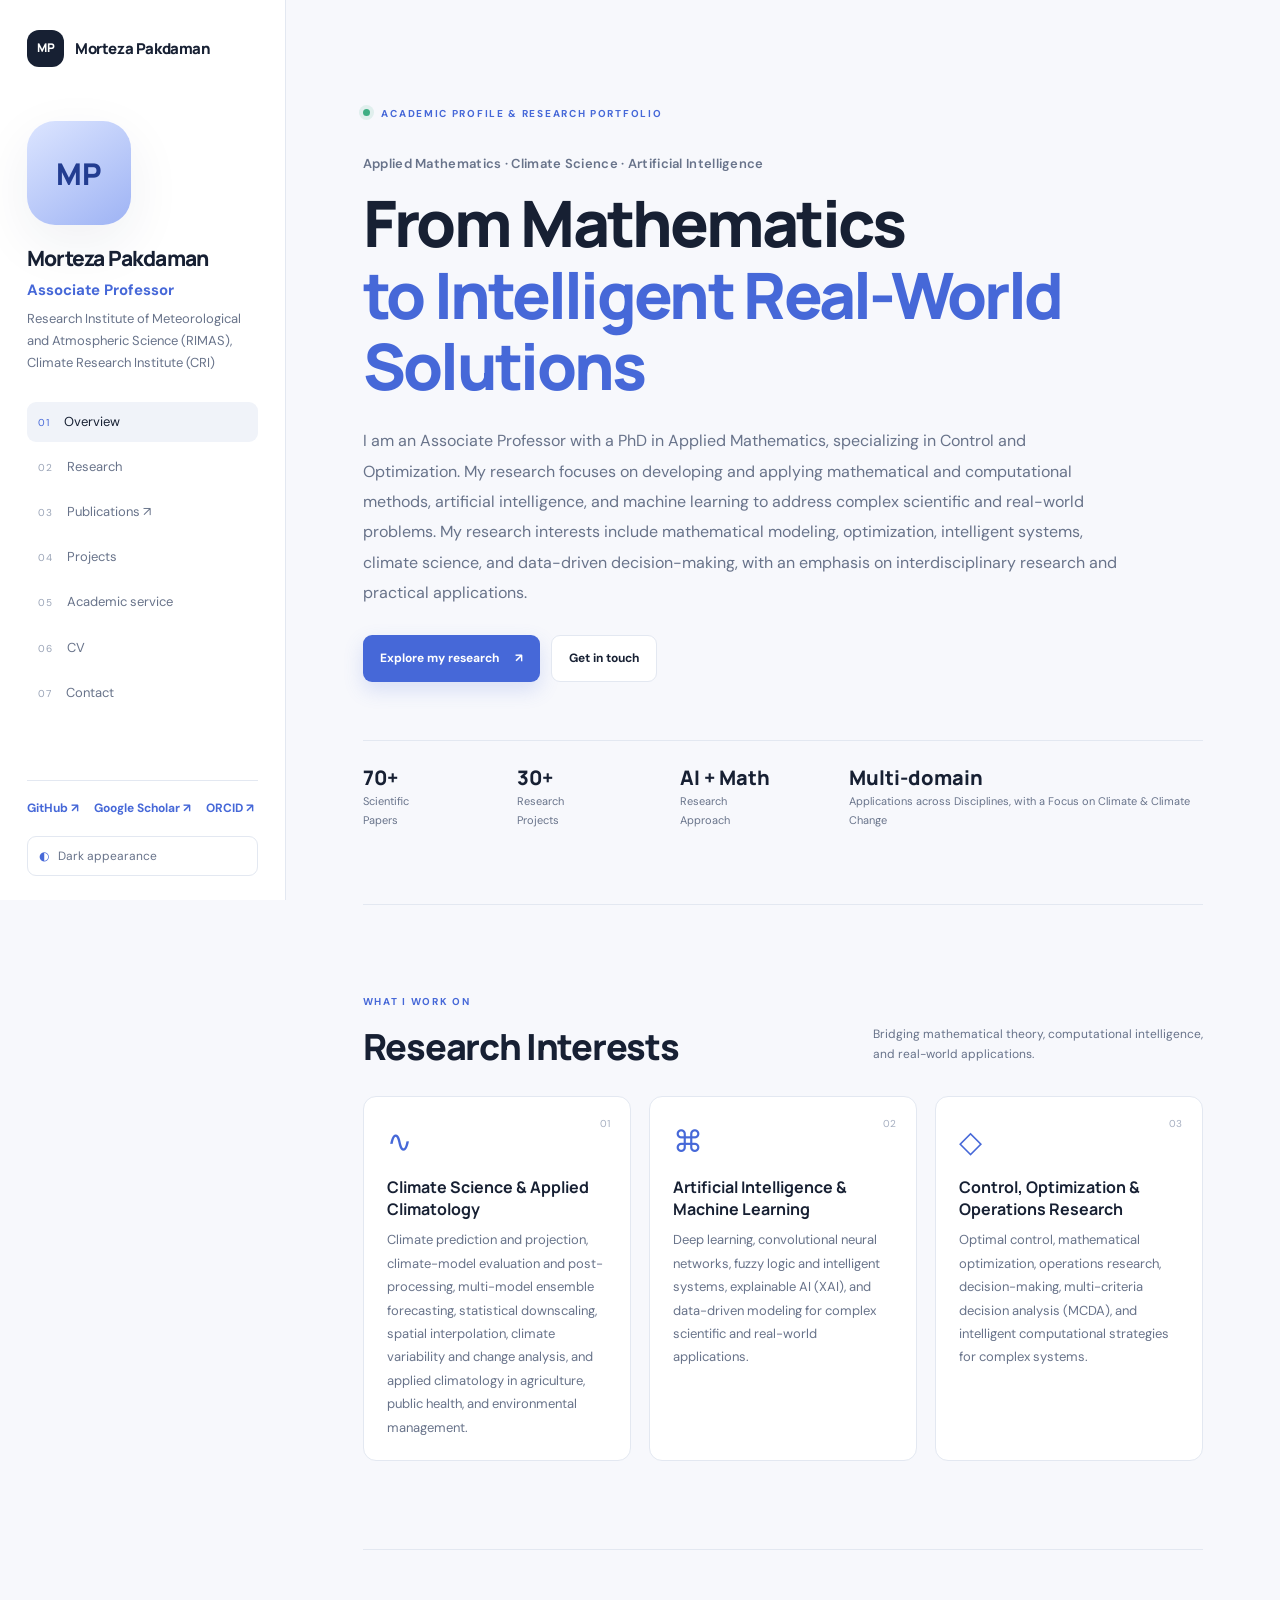
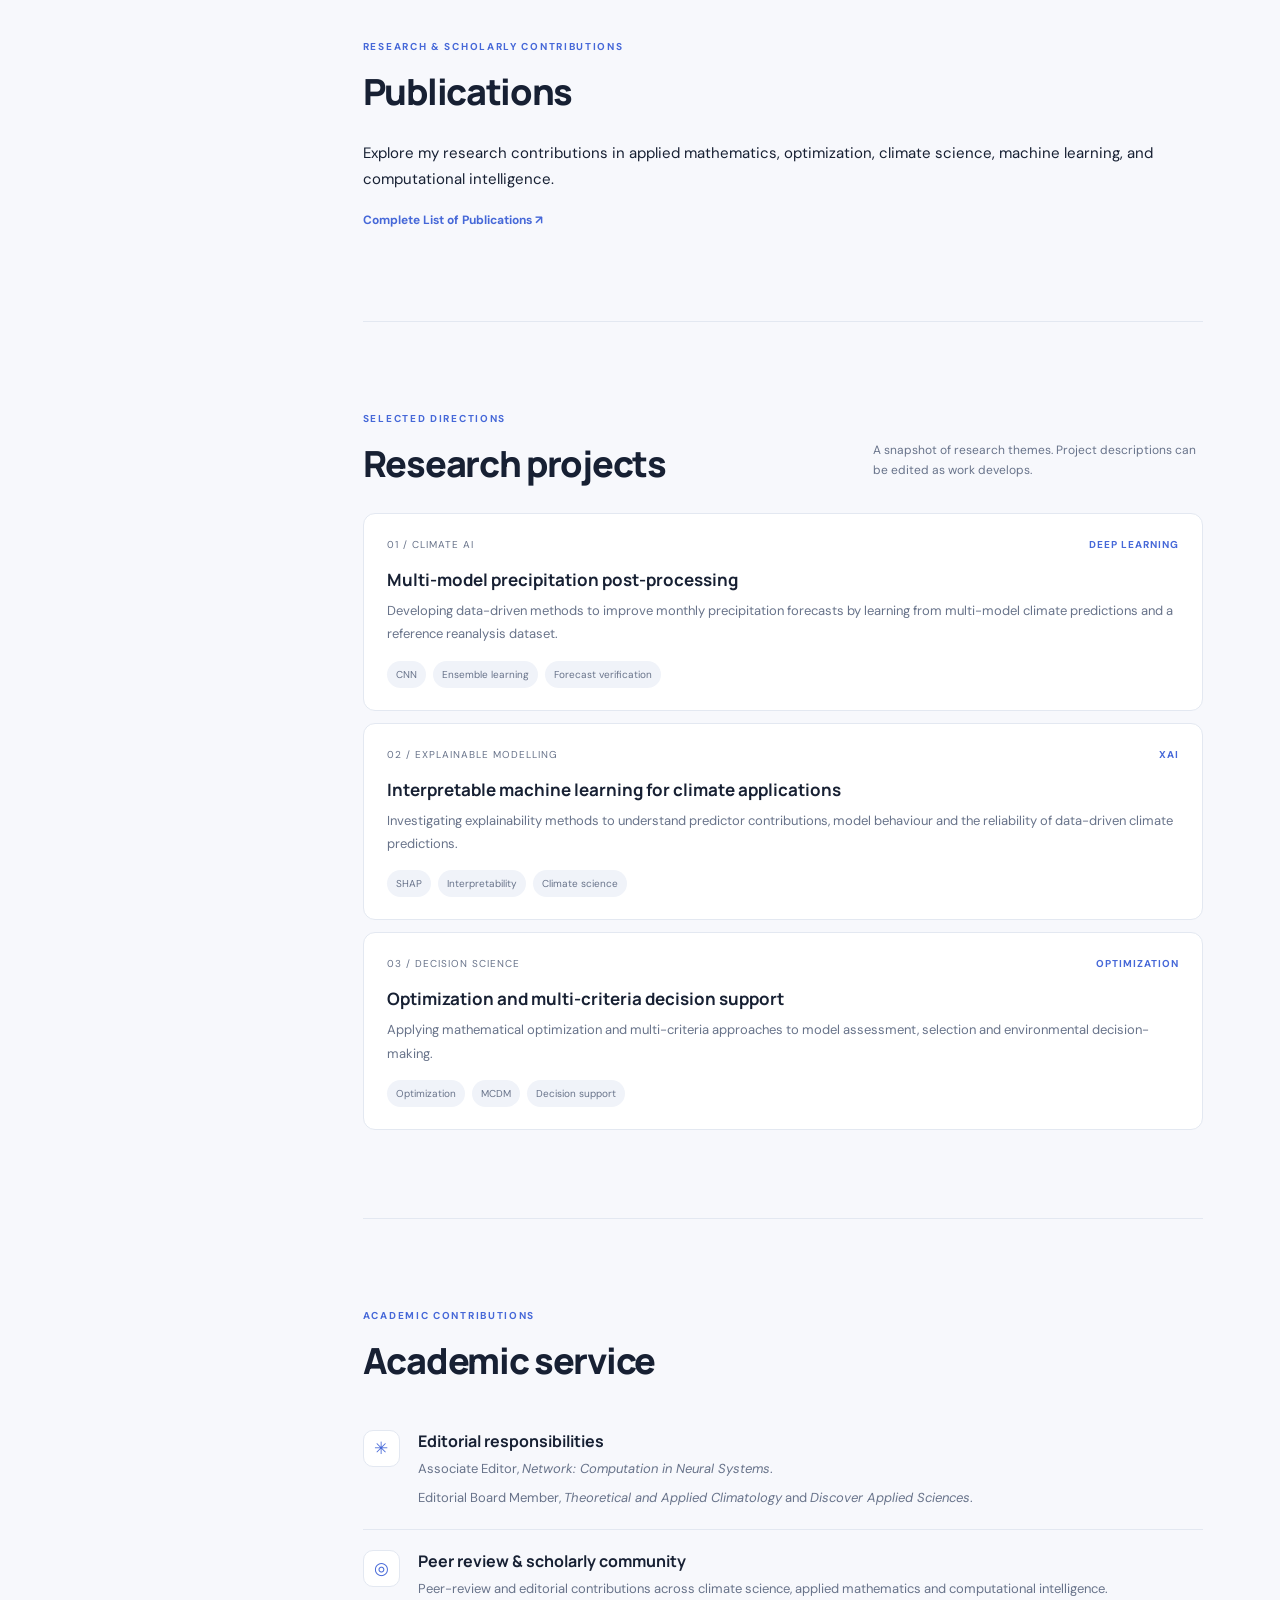
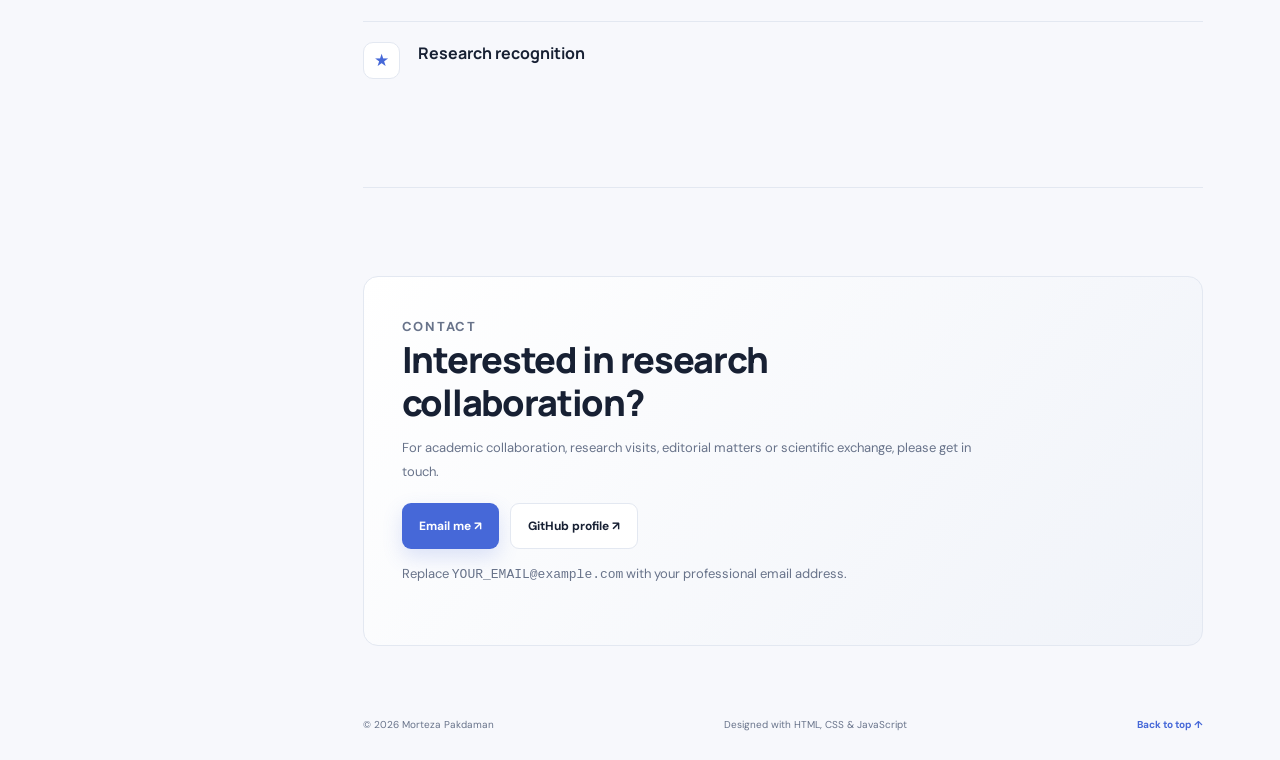
<file: index.html>
<!doctype html>
<html lang="en">
<head>
  <meta charset="utf-8">
  <meta name="viewport" content="width=device-width, initial-scale=1">
  <meta name="description" content="Academic website of Morteza Pakdaman — applied mathematics, climate prediction, machine learning and optimization.">
  <meta name="theme-color" content="#f7f8fc">
  <title>Morteza Pakdaman | Academic Website</title>
  <link rel="preconnect" href="https://fonts.googleapis.com">
  <link rel="preconnect" href="https://fonts.gstatic.com" crossorigin>
  <link href="https://fonts.googleapis.com/css2?family=DM+Sans:wght@400;500;600;700&family=Manrope:wght@400;500;600;700;800&display=swap" rel="stylesheet">
  <link rel="stylesheet" href="style.css">
</head>
<body>
  <div class="page-shell">
    <aside class="sidebar" id="sidebar">
      <a class="brand" href="#home" aria-label="Go to homepage">
        <span class="brand-mark">MP</span>
        <span class="brand-name">Morteza Pakdaman</span>
      </a>

      <div class="profile-block">
        <!-- Replace the initials below with an image if desired:
        <img class="avatar" src="assets/profile.jpg" alt="Morteza Pakdaman">
        -->
        <div class="avatar initials" aria-label="Profile placeholder">MP</div>
        <h1>Morteza Pakdaman</h1>
        <p class="role">Associate Professor</p>
        <p class="institution">Research Institute of Meteorological and
Atmospheric Science (RIMAS),
Climate Research Institute (CRI)</p>
      </div>

      <nav class="main-nav" aria-label="Main navigation">
        <a class="nav-link active" href="#home"><span>01</span> Overview</a>
        <a class="nav-link" href="#research"><span>02</span> Research</a>
        <a class="nav-link" href="publications.html"><span>03</span> Publications ↗</a>
        <a class="nav-link" href="#projects"><span>04</span> Projects</a>
        <a class="nav-link" href="#activities"><span>05</span> Academic service</a>
        <a class="nav-link" href="#cv"><span>06</span> CV</a>
        <a class="nav-link" href="#contact"><span>07</span> Contact</a>
      </nav>

      <div class="sidebar-bottom">
        <div class="social-links">
          <a href="https://github.com/mortezap" target="_blank" rel="noopener">GitHub ↗</a>
          <!-- Replace # with your verified profile URLs -->
          <a href="https://scholar.google.com/citations?hl=en&user=BqjygGYAAAAJ" target="_blank" rel="noopener">Google Scholar ↗</a>
          <a href="https://orcid.org/0000-0002-8656-9251" target="_blank" rel="noopener">ORCID ↗</a>
        </div>
        <button class="theme-toggle" id="themeToggle" type="button" aria-label="Toggle dark mode">
          <span class="theme-icon">◐</span><span id="themeLabel">Dark appearance</span>
        </button>
      </div>
    </aside>

    <main class="content">
      <header class="mobile-header">
        <a class="brand" href="#home"><span class="brand-mark">MP</span><span class="brand-name">Morteza Pakdaman</span></a>
        <button class="menu-toggle" id="menuToggle" aria-label="Open navigation" aria-expanded="false">☰</button>
      </header>

      <section class="hero section" id="home">
        <div class="eyebrow"><span class="status-dot"></span> Academic profile & research portfolio</div>
        <p class="hero-kicker">Applied Mathematics · Climate Science · Artificial Intelligence</p>
        <h2>From Mathematics <br><span>to Intelligent Real-World Solutions</span></h2>
        <p class="hero-intro">
          I am an Associate Professor with a PhD in Applied Mathematics, specializing in Control and Optimization.
  My research focuses on developing and applying mathematical and computational methods, artificial intelligence,
  and machine learning to address complex scientific and real-world problems. My research interests include
  mathematical modeling, optimization, intelligent systems, climate science, and data-driven decision-making,
  with an emphasis on interdisciplinary research and practical applications.
        </p>
        <div class="hero-actions">
          <a class="button primary" href="#research">Explore my research <span>↗</span></a>
          <a class="button secondary" href="#contact">Get in touch</a>
        </div>
       <div class="hero-metrics">
  <div><strong>70+</strong><span>Scientific Papers</span></div>
  <div><strong>30+</strong><span>Research Projects</span></div>
  <div><strong>AI + Math</strong><span>Research Approach</span></div>
  <div><strong>Multi-domain</strong><span>Applications across Disciplines, with a Focus on Climate & Climate Change</span></div>
</div>
</section>
     <section class="section" id="research">
  <div class="section-heading">
    <div>
      <p class="eyebrow">What I work on</p>
      <h2>Research Interests</h2>
    </div>
    <p class="section-note">
      Bridging mathematical theory, computational intelligence, and real-world applications.
    </p>
  </div>

  <div class="interest-grid">
    <article class="interest-card">
      <span class="card-number">01</span>
      <div class="line-icon">∿</div>
      <h3>Climate Science & Applied Climatology</h3>
      <p>
        Climate prediction and projection, climate-model evaluation and post-processing,
        multi-model ensemble forecasting, statistical downscaling, spatial interpolation,
        climate variability and change analysis, and applied climatology in agriculture,
        public health, and environmental management.
      </p>
    </article>

    <article class="interest-card">
      <span class="card-number">02</span>
      <div class="line-icon">⌘</div>
      <h3>Artificial Intelligence & Machine Learning</h3>
      <p>
        Deep learning, convolutional neural networks, fuzzy logic and intelligent systems,
        explainable AI (XAI), and data-driven modeling for complex scientific and real-world applications.
      </p>
    </article>

    <article class="interest-card">
      <span class="card-number">03</span>
      <div class="line-icon">◇</div>
      <h3>Control, Optimization & Operations Research</h3>
      <p>
        Optimal control, mathematical optimization, operations research, decision-making,
        multi-criteria decision analysis (MCDA), and intelligent computational strategies
        for complex systems.
      </p>
    </article>
  </div>
</section>


      <section class="section" id="publications">
  <div class="section-heading">
    <div>
      <p class="eyebrow">Research & Scholarly Contributions</p>
      <h2>Publications</h2>
    </div>
  </div>

  <p class="section-description">
    Explore my research contributions in applied mathematics,
    optimization, climate science, machine learning, and computational intelligence.
  </p>

  <a class="text-link" href="publications.html">
    Complete List of Publications ↗
  </a>
</section>
      

      <section class="section" id="projects">
        <div class="section-heading">
          <div><p class="eyebrow">Selected directions</p><h2>Research projects</h2></div>
          <p class="section-note">A snapshot of research themes. Project descriptions can be edited as work develops.</p>
        </div>
        <div class="project-list">
          <article class="project-card">
            <div class="project-meta"><span>01 / Climate AI</span><span class="project-tag">Deep learning</span></div>
            <h3>Multi-model precipitation post-processing</h3>
            <p>Developing data-driven methods to improve monthly precipitation forecasts by learning from multi-model climate predictions and a reference reanalysis dataset.</p>
            <div class="tags"><span>CNN</span><span>Ensemble learning</span><span>Forecast verification</span></div>
          </article>
          <article class="project-card">
            <div class="project-meta"><span>02 / Explainable modelling</span><span class="project-tag">XAI</span></div>
            <h3>Interpretable machine learning for climate applications</h3>
            <p>Investigating explainability methods to understand predictor contributions, model behaviour and the reliability of data-driven climate predictions.</p>
            <div class="tags"><span>SHAP</span><span>Interpretability</span><span>Climate science</span></div>
          </article>
          <article class="project-card">
            <div class="project-meta"><span>03 / Decision science</span><span class="project-tag">Optimization</span></div>
            <h3>Optimization and multi-criteria decision support</h3>
            <p>Applying mathematical optimization and multi-criteria approaches to model assessment, selection and environmental decision-making.</p>
            <div class="tags"><span>Optimization</span><span>MCDM</span><span>Decision support</span></div>
          </article>
        </div>
      </section>

      <section class="section" id="activities">
        <div class="section-heading">
          <div><p class="eyebrow">Academic contributions</p><h2>Academic service</h2></div>
        </div>
        <div class="service-grid">
          <article><span class="service-symbol">✳</span><div><h3>Editorial responsibilities</h3><p>Associate Editor, <em>Network: Computation in Neural Systems</em>.</p><p>Editorial Board Member, <em>Theoretical and Applied Climatology</em> and <em>Discover Applied Sciences</em>.</p></div></article>
          <article><span class="service-symbol">◎</span><div><h3>Peer review & scholarly community</h3><p>Peer-review and editorial contributions across climate science, applied mathematics and computational intelligence.</p></div></article>
          <article><span class="service-symbol">★</span><div><h3>Research recognition</h3><p></p></div></article>
        </div>
      </section>

      

      <section class="section contact-section" id="contact">
        <div class="contact-panel">
          <p class="eyebrow">Contact</p>
          <h2>Interested in research collaboration?</h2>
          <p>For academic collaboration, research visits, editorial matters or scientific exchange, please get in touch.</p>
          <div class="contact-actions">
            <a class="button primary" href="mailto:YOUR_EMAIL@example.com">Email me ↗</a>
            <a class="button secondary" href="https://github.com/mortezap" target="_blank" rel="noopener">GitHub profile ↗</a>
          </div>
          <p class="small-note">Replace <code>YOUR_EMAIL@example.com</code> with your professional email address.</p>
        </div>
      </section>

      <footer class="footer"><span>© <span id="year"></span> Morteza Pakdaman</span><span>Designed with HTML, CSS & JavaScript</span><a href="#home">Back to top ↑</a></footer>
    </main>
  </div>
  <script src="script.js"></script>
</body>
</html>
</file>
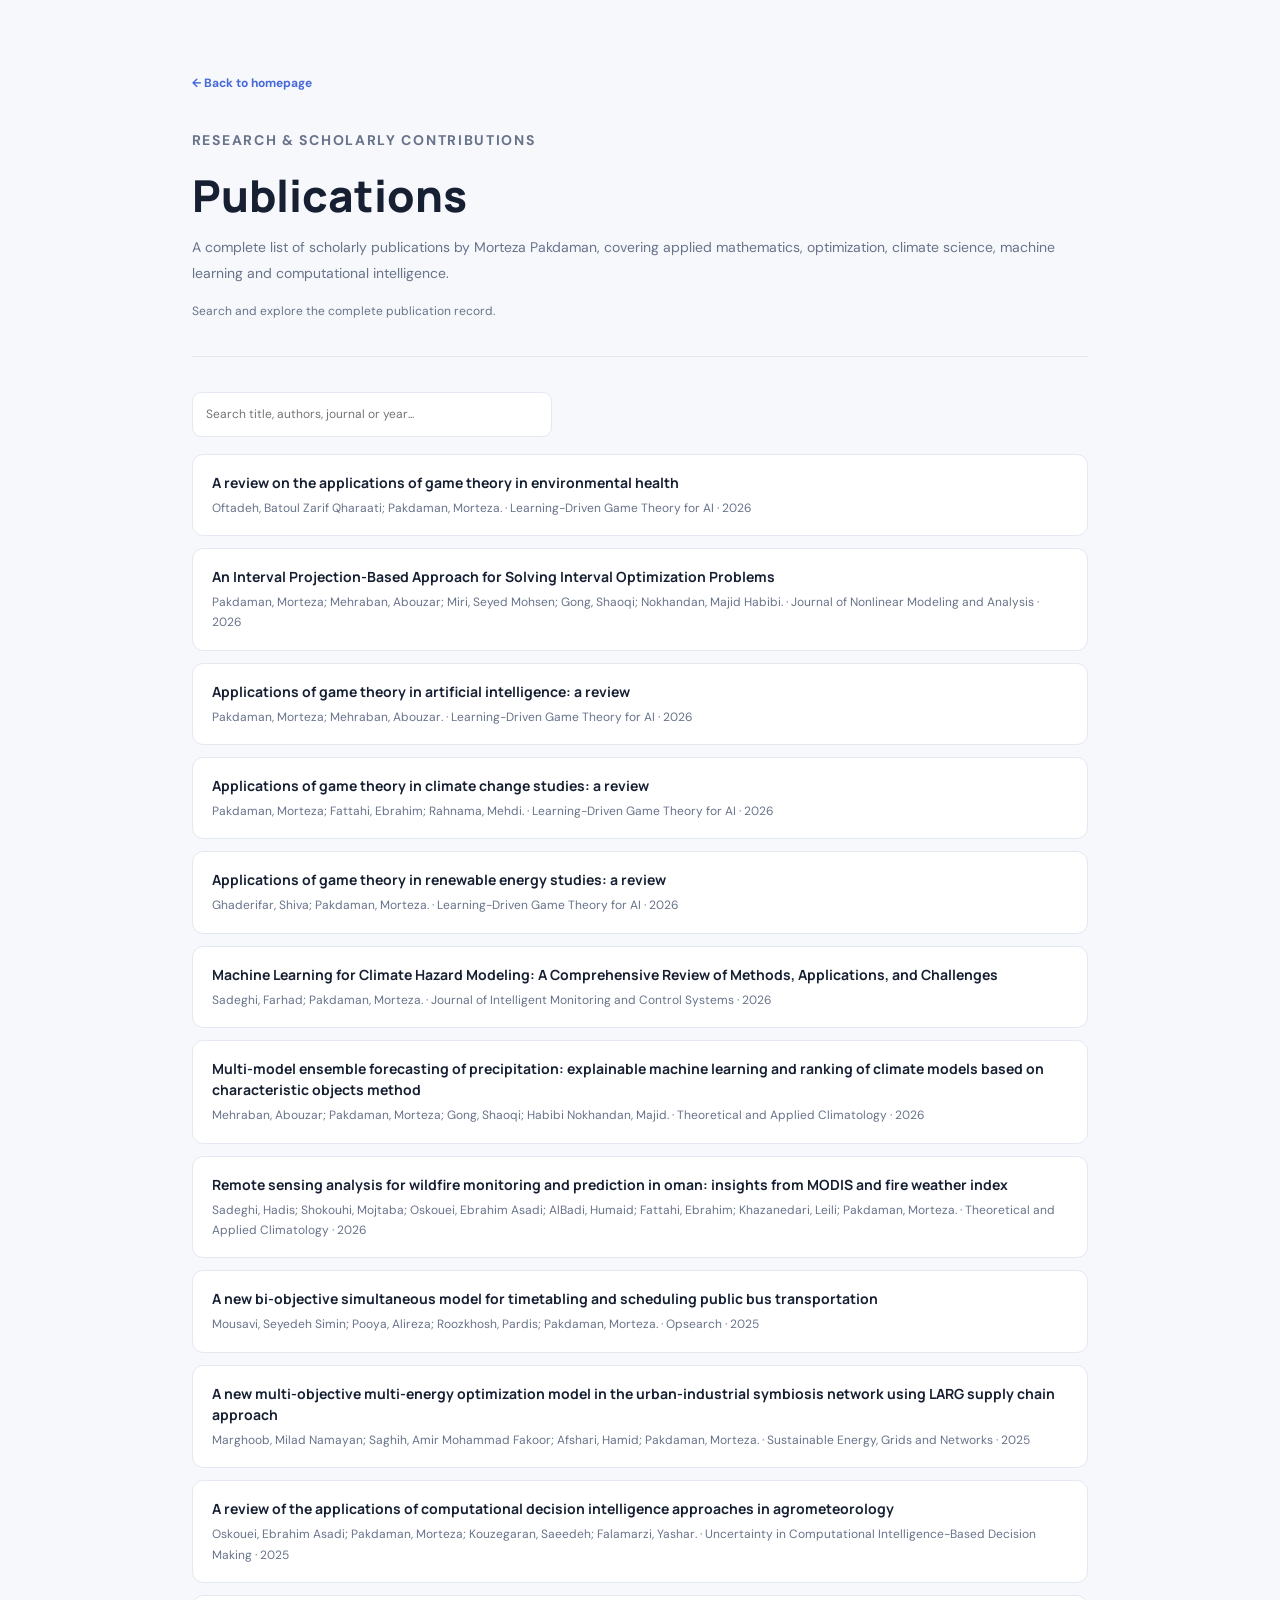
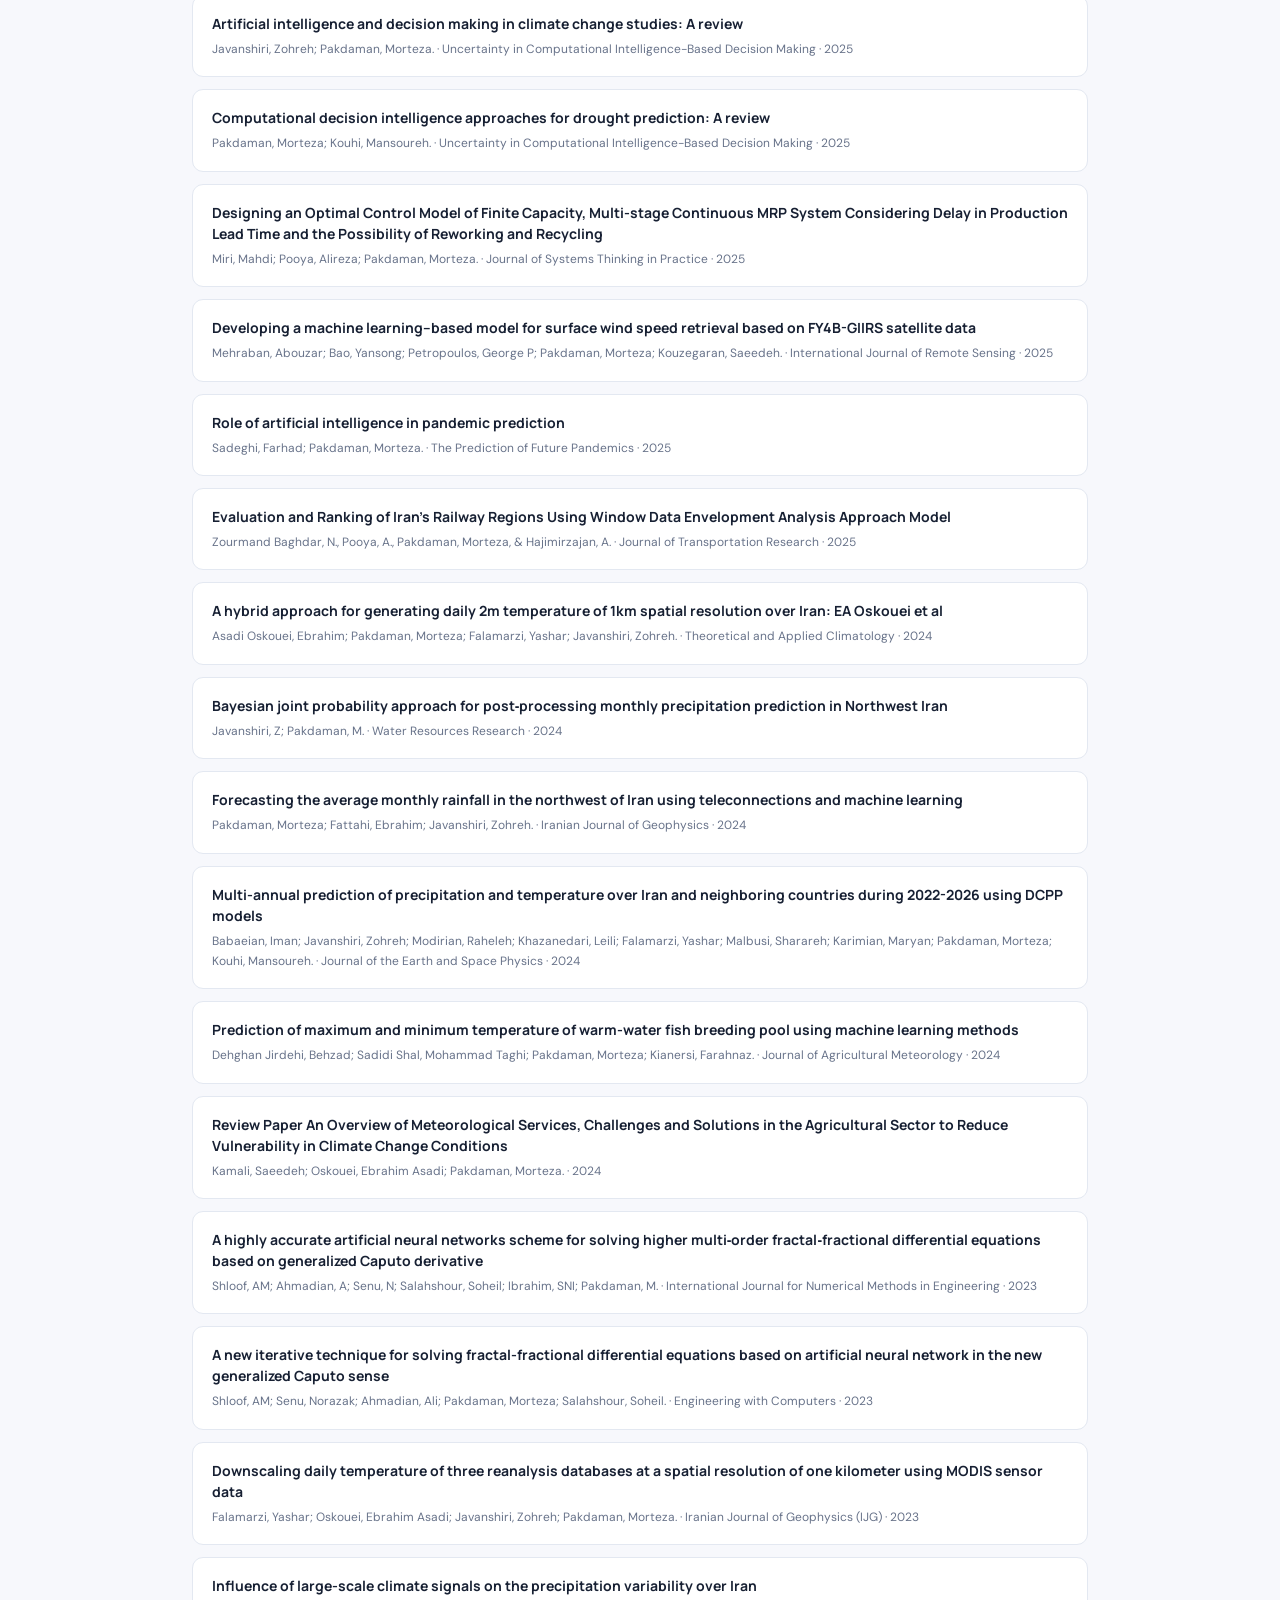
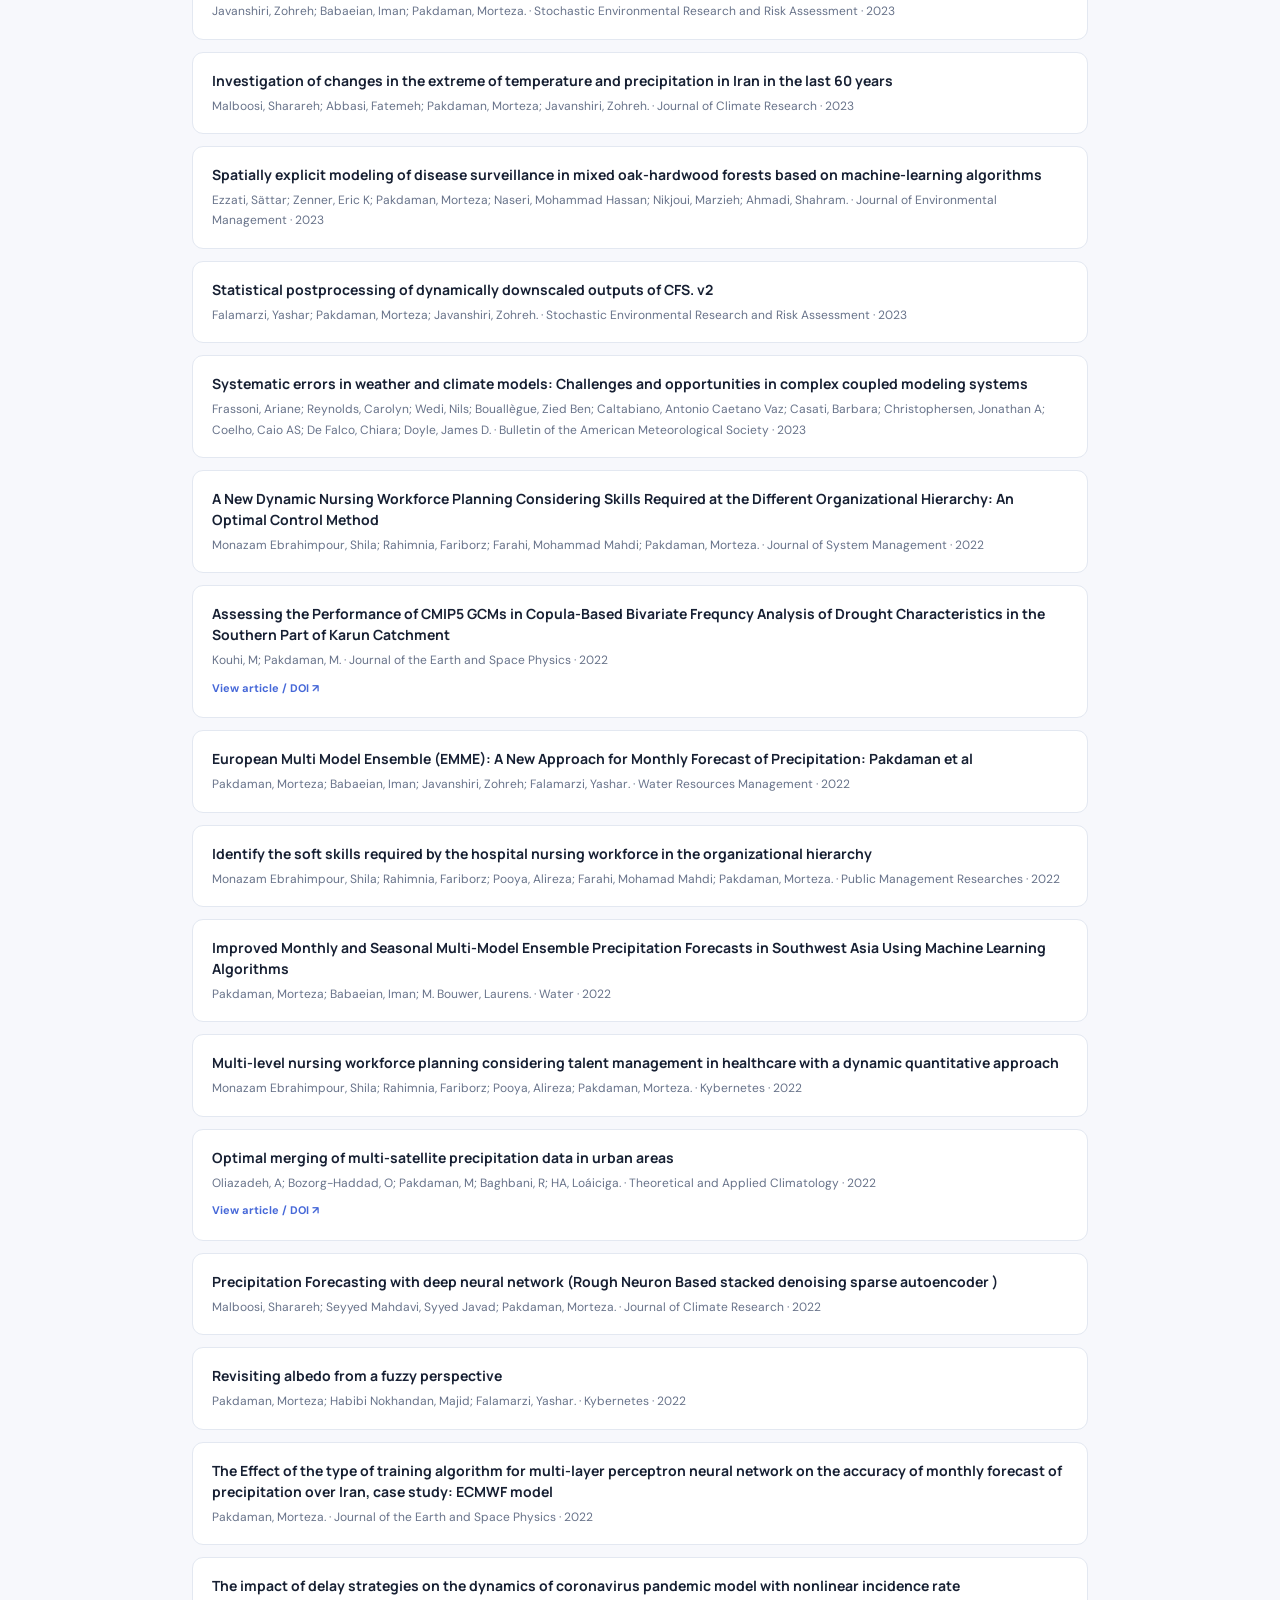
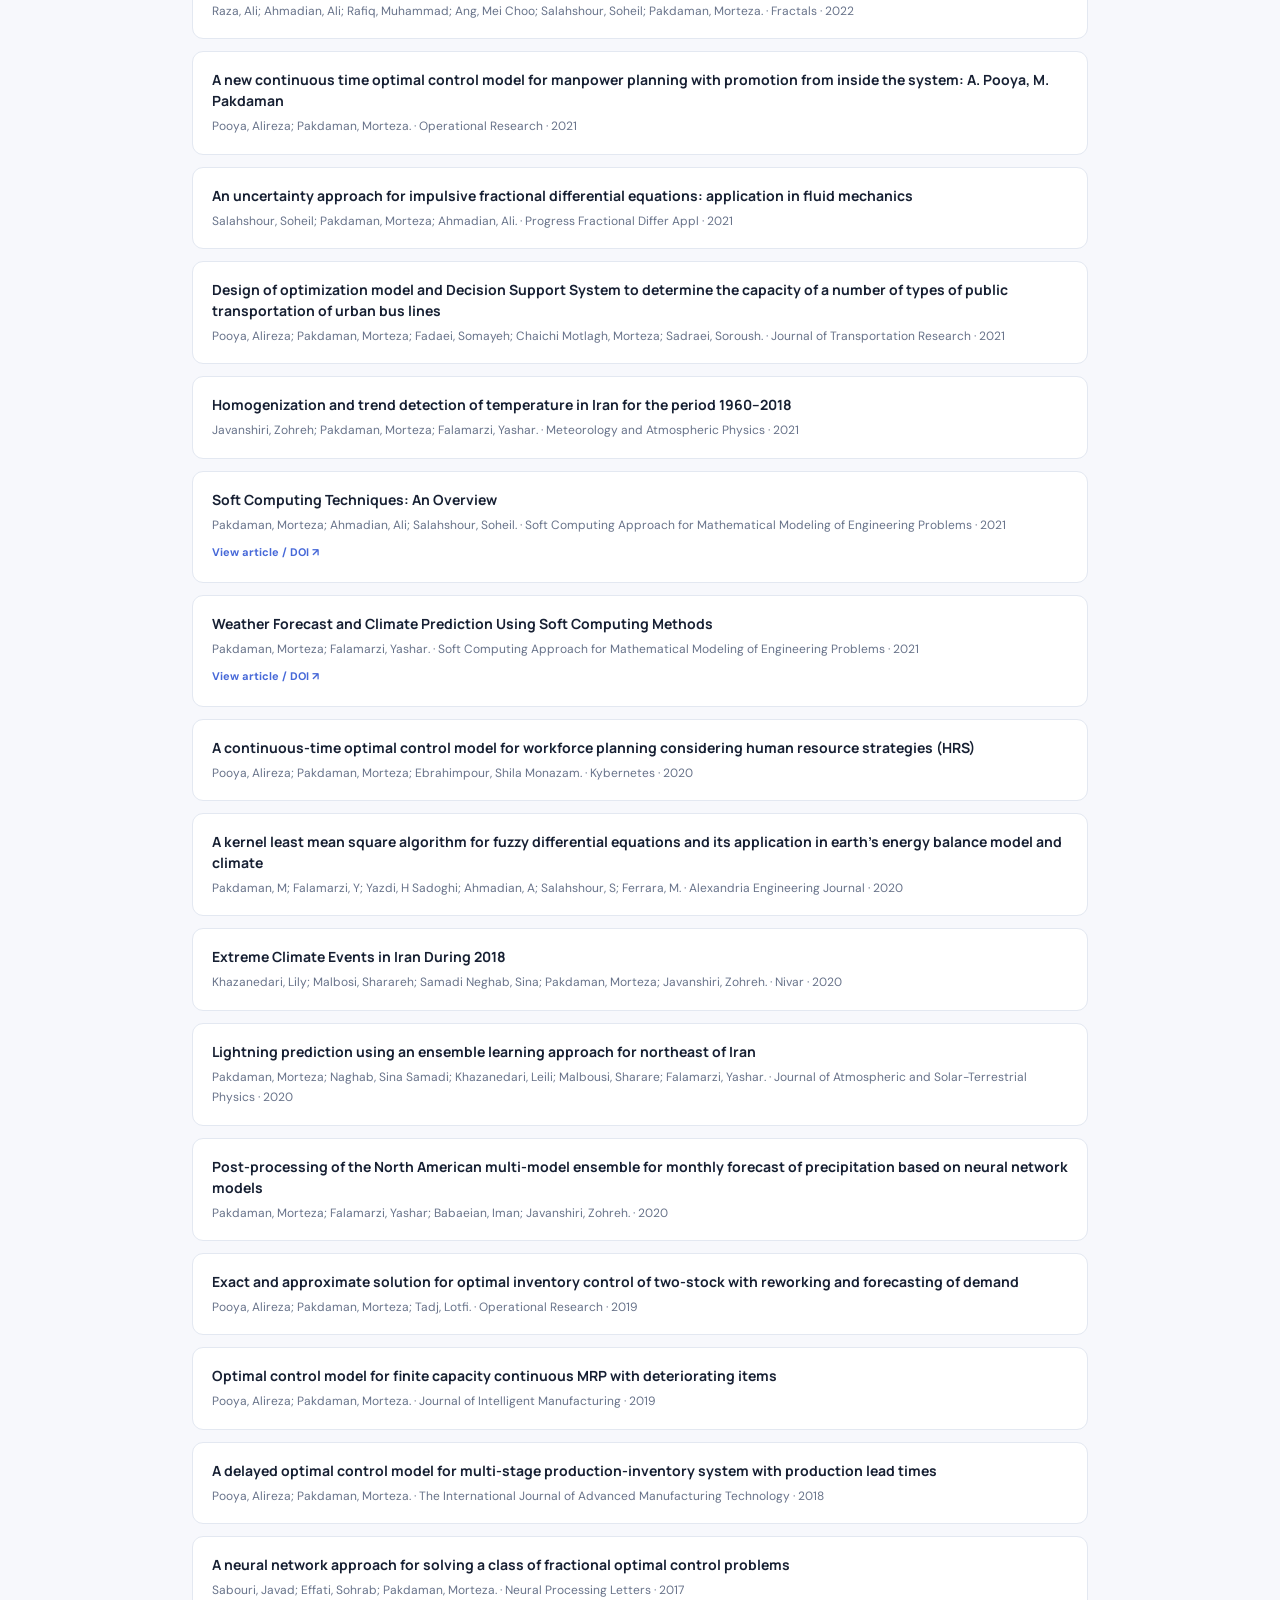
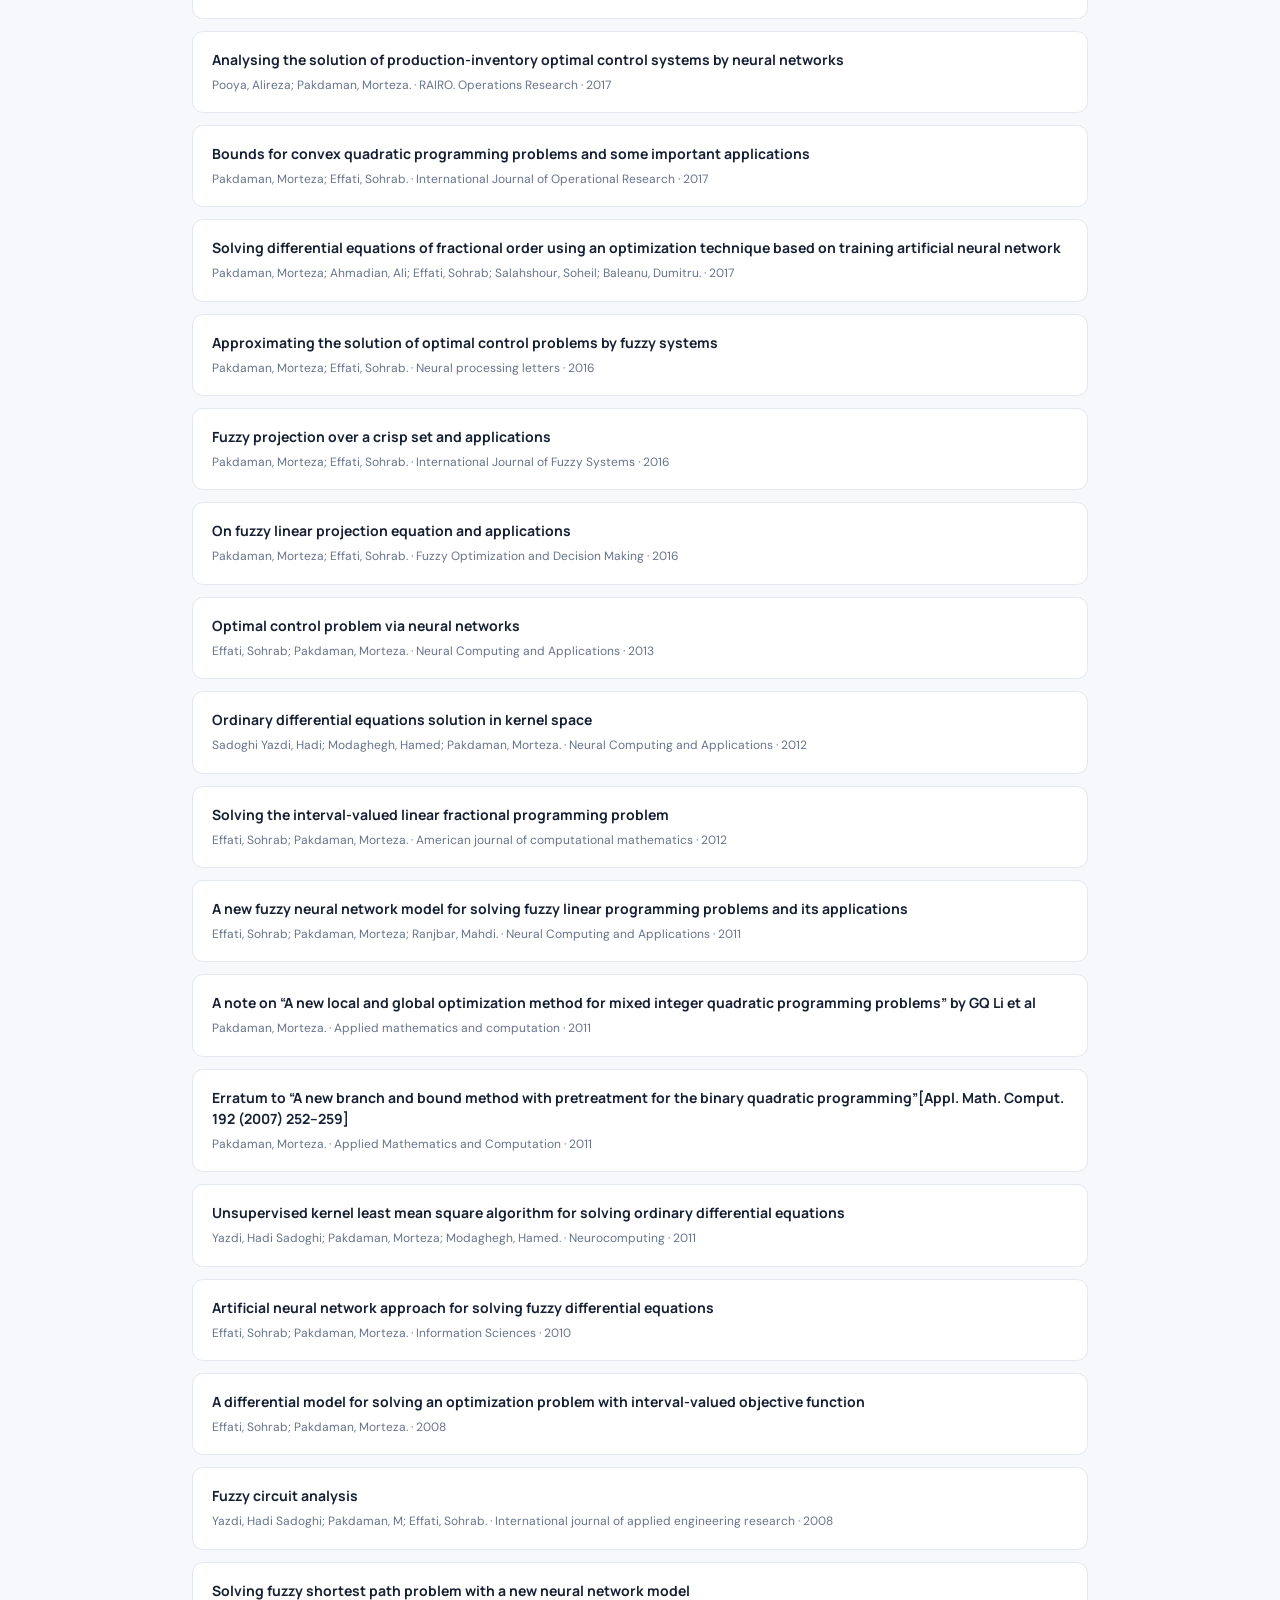
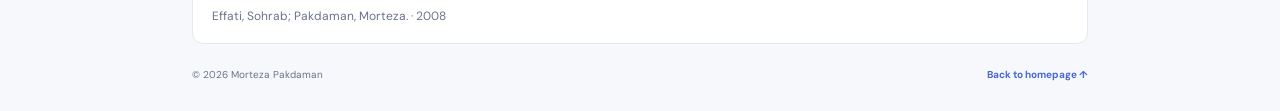
<file: publications.html>
<!doctype html>
<html lang="en">
<head>
  <meta charset="utf-8">
  <meta name="viewport" content="width=device-width, initial-scale=1">
  <meta name="description" content="Complete scholarly publications by Morteza Pakdaman.">
  <title>Publications | Morteza Pakdaman</title>

  <link rel="preconnect" href="https://fonts.googleapis.com">
  <link rel="preconnect" href="https://fonts.gstatic.com" crossorigin>
  <link href="https://fonts.googleapis.com/css2?family=DM+Sans:wght@400;500;600;700&family=Manrope:wght@400;500;600;700;800&display=swap" rel="stylesheet">

  <link rel="stylesheet" href="style.css">

  <style>
    .publications-page {
      margin-left: 0;
      max-width: 1050px;
      margin-inline: auto;
      padding-top: 45px;
    }

    .publications-header {
      padding: 25px 0 35px;
      border-bottom: 1px solid var(--line);
      margin-bottom: 35px;
    }

    .back-home {
      display: inline-block;
      color: var(--accent);
      font-size: 12px;
      font-weight: 700;
      margin-bottom: 35px;
    }

    .publications-header h1 {
      font: 800 clamp(30px, 5vw, 44px)/1.2 Manrope, sans-serif;
      margin: 12px 0;
    }

    .publications-header p {
      color: var(--muted);
      font-size: 14px;
      line-height: 1.8;
    }

    .publication-count {
      color: var(--muted);
      font-size: 12px;
      margin-top: 15px;
    }

    @media (max-width: 700px) {
      .publications-page {
        padding: 25px 20px;
      }
    }
  </style>
</head>

<body>
  <main class="content publications-page">

    <header class="publications-header">

      <a class="back-home" href="index.html">
        ← Back to homepage
      </a>

      <p class="eyebrow">Research & scholarly contributions</p>

      <h1>Publications</h1>

      <p>
        A complete list of scholarly publications by Morteza Pakdaman,
        covering applied mathematics, optimization, climate science,
        machine learning and computational intelligence.
      </p>

      <div class="publication-count">
        Search and explore the complete publication record.
      </div>

    </header>

    <section>

      <div class="publication-tools">
        <input
          id="publicationSearch"
          type="search"
          placeholder="Search title, authors, journal or year..."
          aria-label="Search publications"
        >
      </div>

      <div id="publicationList" class="publication-list"></div>

    </section>

    <footer class="footer">
      <span>© <span id="year"></span> Morteza Pakdaman</span>
      <a href="index.html">Back to homepage ↑</a>
    </footer>

  </main>

  <script src="script.js"></script>
</body>
</html>
</file>
<file: style.css>
/* Morteza Pakdaman — personal academic website */

:root {
  --bg: #f7f8fc;
  --panel: #fff;
  --panel-2: #f0f3f9;
  --text: #172033;
  --muted: #68738a;
  --line: #e3e8f1;
  --accent: #4668d8;
  --accent-2: #7690ed;
  --shadow: 0 18px 55px rgba(32,48,88,.07);
  --sidebar: 286px;
}

* {
  box-sizing: border-box;
}

html {
  scroll-behavior: smooth;
  scroll-padding-top: 28px;
}

body {
  margin: 0;
  background: var(--bg);
  color: var(--text);
  font-family: "DM Sans", sans-serif;
  font-size: 15px;
  line-height: 1.7;
}

a {
  color: inherit;
  text-decoration: none;
}

button,
input {
  font: inherit;
}

.page-shell {
  max-width: 1600px;
  margin: auto;
  min-height: 100vh;
}

/* ==============================
   SIDEBAR
============================== */

.sidebar {
  position: fixed;
  inset: 0 auto 0 max(0px,calc((100vw - 1600px)/2));
  width: var(--sidebar);
  padding: 30px 27px 24px;
  background: var(--panel);
  border-right: 1px solid var(--line);
  display: flex;
  flex-direction: column;
  z-index: 20;
}

.brand {
  display: flex;
  align-items: center;
  gap: 11px;
  font-family: Manrope, sans-serif;
  font-weight: 800;
  font-size: 15px;
  letter-spacing: -.4px;
}

.brand-mark {
  display: grid;
  place-items: center;
  width: 37px;
  height: 37px;
  border-radius: 12px;
  background: var(--text);
  color: white;
  font-size: 12px;
  letter-spacing: 0;
}

.profile-block {
  padding: 54px 0 28px;
}

.avatar {
  width: 104px;
  height: 104px;
  border-radius: 28px;
  margin-bottom: 20px;
}

.initials {
  display: grid;
  place-items: center;
  background: linear-gradient(145deg,#dce5ff,#9eb3f4);
  color: #233d91;
  font: 800 30px Manrope,sans-serif;
  box-shadow: var(--shadow);
}

.profile-block h1 {
  font: 800 21px/1.25 Manrope,sans-serif;
  letter-spacing: -.8px;
  margin: 0 0 7px;
}

.role {
  font-weight: 700;
  color: var(--accent);
  margin: 0;
}

.institution {
  font-size: 13px;
  color: var(--muted);
  margin: 4px 0 0;
}

.main-nav {
  display: grid;
  gap: 5px;
}

.nav-link {
  padding: 9px 11px;
  border-radius: 9px;
  color: var(--muted);
  font-size: 13px;
  transition: .2s;
}

.nav-link span {
  font-size: 10px;
  color: #9aa4b7;
  margin-right: 12px;
  letter-spacing: .7px;
}

.nav-link:hover,
.nav-link.active {
  background: var(--panel-2);
  color: var(--text);
}

.nav-link.active span {
  color: var(--accent);
}

.sidebar-bottom {
  margin-top: auto;
}

.social-links {
  display: flex;
  flex-wrap: wrap;
  gap: 9px 15px;
  padding: 17px 0;
  border-top: 1px solid var(--line);
}

.social-links a,
.text-link {
  font-size: 12px;
  font-weight: 700;
  color: var(--accent);
}

.theme-toggle {
  border: 1px solid var(--line);
  background: transparent;
  color: var(--muted);
  border-radius: 9px;
  padding: 9px 11px;
  width: 100%;
  text-align: left;
  cursor: pointer;
  font-size: 12px;
}

.theme-icon {
  margin-right: 9px;
  color: var(--accent);
}

/* ==============================
   MAIN CONTENT
============================== */

.content {
  margin-left: var(--sidebar);
  padding: 0 clamp(30px,6vw,100px);
  max-width: 1314px;
}

.section {
  padding: 88px 0;
  border-bottom: 1px solid var(--line);
}

/* ==============================
   HERO
============================== */

.hero {
  padding-top: 105px;
  padding-bottom: 75px;
}

.eyebrow {
  font-size: 10px;
  text-transform: uppercase;
  letter-spacing: 1.7px;
  font-weight: 700;
  color: var(--accent);
  margin: 0 0 15px;
}

.status-dot {
  display: inline-block;
  width: 7px;
  height: 7px;
  border-radius: 50%;
  background: #3eae83;
  margin: 0 8px 1px 0;
  box-shadow: 0 0 0 4px rgba(62,174,131,.12);
}

.hero-kicker {
  margin: 31px 0 12px;
  color: var(--muted);
  font-size: 13px;
  font-weight: 600;
  letter-spacing: .3px;
}

.hero h2 {
  font: 800 clamp(37px,5vw,64px)/1.12 Manrope,sans-serif;
  letter-spacing: -2.7px;
  margin: 0;
  max-width: 850px;
}

.hero h2 span {
  color: var(--accent);
}

.hero-intro {
  font-size: 16px;
  line-height: 1.9;
  color: var(--muted);
  max-width: 760px;
  margin: 24px 0 27px;
}

.hero-actions,
.contact-actions {
  display: flex;
  flex-wrap: wrap;
  gap: 11px;
}

.button {
  display: inline-flex;
  align-items: center;
  justify-content: center;
  gap: 16px;
  padding: 12px 17px;
  border-radius: 9px;
  font-size: 12px;
  font-weight: 700;
  transition: transform .2s,box-shadow .2s;
}

.button:hover {
  transform: translateY(-2px);
}

.button.primary {
  background: var(--accent);
  color: white;
  box-shadow: 0 8px 20px rgba(70,104,216,.18);
}

.button.secondary {
  border: 1px solid var(--line);
  background: var(--panel);
  color: var(--text);
}

.hero-metrics {
  display: flex;
  gap: clamp(25px,6vw,80px);
  margin-top: 58px;
  padding-top: 23px;
  border-top: 1px solid var(--line);
}

.hero-metrics div {
  display: grid;
  gap: 1px;
}

.hero-metrics strong {
  font: 800 20px Manrope,sans-serif;
}

.hero-metrics span,
.small-note {
  font-size: 11px;
  color: var(--muted);
}

/* ==============================
   SECTION HEADINGS
============================== */

.section-heading {
  display: flex;
  align-items: end;
  justify-content: space-between;
  gap: 25px;
  margin-bottom: 28px;
}

.section-heading h2,
.cv-panel h2,
.contact-panel h2 {
  font: 800 clamp(27px,3vw,36px)/1.2 Manrope,sans-serif;
  letter-spacing: -1.3px;
  margin: 0;
}

.section-note {
  max-width: 330px;
  color: var(--muted);
  font-size: 12px;
  margin: 0 0 4px;
}

/* ==============================
   RESEARCH INTERESTS
   Desktop: 3 columns
   Tablet: 2 columns
   Mobile: 1 column
============================== */

.interest-grid {
  display: grid;
  grid-template-columns: repeat(3,minmax(0,1fr));
  gap: 18px;
}

.interest-card {
  position: relative;
  background: var(--panel);
  border: 1px solid var(--line);
  border-radius: 13px;
  padding: 23px 23px 21px;
  min-height: 200px;
  transition: .2s;
}

.interest-card:hover,
.project-card:hover {
  transform: translateY(-3px);
  box-shadow: var(--shadow);
}

.card-number {
  position: absolute;
  right: 20px;
  top: 18px;
  color: #a5aec0;
  font-size: 10px;
}

.line-icon {
  font: 30px Manrope,sans-serif;
  color: var(--accent);
  margin-bottom: 15px;
}

.interest-card h3,
.project-card h3,
.service-grid h3 {
  font: 700 16px Manrope,sans-serif;
  margin: 0 0 8px;
}

.interest-card p,
.project-card p,
.service-grid p,
.cv-panel p,
.contact-panel p {
  color: var(--muted);
  font-size: 13px;
  line-height: 1.8;
  margin: 0;
}

/* ==============================
   PUBLICATIONS
============================== */

.publication-tools {
  display: flex;
  align-items: center;
  gap: 15px;
  margin-bottom: 17px;
}

.publication-tools input {
  width: min(360px,100%);
  padding: 11px 13px;
  border: 1px solid var(--line);
  border-radius: 9px;
  background: var(--panel);
  color: var(--text);
  outline: none;
  font-size: 12px;
}

.publication-tools input:focus {
  border-color: var(--accent);
}

.publication-list {
  display: grid;
  gap: 10px;
}

.publication-item {
  background: var(--panel);
  border: 1px solid var(--line);
  border-radius: 11px;
  padding: 17px 19px;
}

.publication-item h3 {
  font: 700 14px/1.5 Manrope,sans-serif;
  margin: 0 0 5px;
}

.publication-item p {
  font-size: 12px;
  color: var(--muted);
  margin: 0;
}

.publication-item a {
  display: inline-block;
  margin-top: 8px;
  font-size: 11px;
  font-weight: 700;
  color: var(--accent);
}

.empty-state {
  padding: 25px;
  border: 1px dashed var(--line);
  border-radius: 10px;
  color: var(--muted);
  font-size: 12px;
}

/* ==============================
   PROJECTS
============================== */

.project-list {
  display: grid;
  gap: 12px;
}

.project-card {
  padding: 22px 23px;
  background: var(--panel);
  border: 1px solid var(--line);
  border-radius: 12px;
  transition: .2s;
}

.project-meta {
  display: flex;
  justify-content: space-between;
  gap: 10px;
  color: var(--muted);
  font-size: 10px;
  text-transform: uppercase;
  letter-spacing: 1px;
  margin-bottom: 15px;
}

.project-tag {
  color: var(--accent);
  font-weight: 700;
}

.project-card h3 {
  font-size: 17px;
}

.project-card p {
  max-width: 850px;
}

.tags {
  display: flex;
  flex-wrap: wrap;
  gap: 7px;
  margin-top: 15px;
}

.tags span {
  font-size: 10px;
  color: var(--muted);
  background: var(--panel-2);
  padding: 5px 9px;
  border-radius: 20px;
}

/* ==============================
   ACADEMIC SERVICE
============================== */

.service-grid {
  display: grid;
  gap: 0;
}

.service-grid article {
  display: flex;
  gap: 18px;
  padding: 20px 0;
  border-bottom: 1px solid var(--line);
}

.service-grid article:last-child {
  border: 0;
}

.service-symbol {
  flex: 0 0 37px;
  width: 37px;
  height: 37px;
  display: grid;
  place-items: center;
  background: var(--panel);
  border: 1px solid var(--line);
  border-radius: 10px;
  color: var(--accent);
  font-size: 17px;
}

.service-grid h3 {
  margin-bottom: 5px;
}

.service-grid p+p {
  margin-top: 5px;
}

/* ==============================
   CV
============================== */

.cv-section {
  padding-top: 65px;
  padding-bottom: 65px;
}

.cv-panel {
  display: flex;
  align-items: center;
  justify-content: space-between;
  gap: 30px;
  padding: 30px;
  background: var(--panel);
  border: 1px solid var(--line);
  border-radius: 14px;
}

.cv-panel>div {
  max-width: 650px;
}

.cv-panel p:not(.eyebrow) {
  margin-top: 12px;
}

.cv-section>.small-note {
  margin: 12px 4px 0;
}

/* ==============================
   CONTACT
============================== */

.contact-section {
  border: 0;
  padding-bottom: 50px;
}

.contact-panel {
  padding: 38px;
  background: linear-gradient(130deg,var(--panel),var(--panel-2));
  border: 1px solid var(--line);
  border-radius: 15px;
}

.contact-panel h2 {
  max-width: 600px;
  margin-bottom: 12px;
}

.contact-panel>p:not(.eyebrow) {
  max-width: 600px;
  margin-bottom: 20px;
}

.contact-panel .small-note {
  margin: 13px 0 0;
}

/* ==============================
   FOOTER
============================== */

.footer {
  display: flex;
  justify-content: space-between;
  gap: 15px;
  flex-wrap: wrap;
  padding: 20px 0 28px;
  color: var(--muted);
  font-size: 10px;
}

.footer a {
  color: var(--accent);
  font-weight: 700;
}

/* ==============================
   MOBILE HEADER
============================== */

.mobile-header {
  display: none;
}

.menu-toggle {
  border: 1px solid var(--line);
  border-radius: 8px;
  background: var(--panel);
  color: var(--text);
  padding: 7px 10px;
  cursor: pointer;
}

/* ==============================
   DARK MODE
============================== */

body.dark {
  --bg: #111827;
  --panel: #182235;
  --panel-2: #202d43;
  --text: #edf2fc;
  --muted: #a3afc4;
  --line: #2b3850;
  --accent: #91a8ff;
  --accent-2: #a9baff;
  --shadow: 0 18px 55px rgba(0,0,0,.18);
}

body.dark .brand-mark {
  background: #e9eeff;
  color: #182235;
}

body.dark .initials {
  background: linear-gradient(145deg,#394d7c,#647fc2);
  color: #fff;
}

/* ==============================
   TABLET
============================== */

@media (max-width:1000px) {

  :root {
    --sidebar: 245px;
  }

  .sidebar {
    padding-inline: 20px;
  }

  .content {
    padding-inline: 35px;
  }

  .hero h2 {
    letter-spacing: -1.8px;
  }

  .interest-grid {
    grid-template-columns: repeat(2,minmax(0,1fr));
  }
}

/* ==============================
   MOBILE
============================== */

@media (max-width:760px) {

  .sidebar {
    inset: 66px 0 auto;
    width: 100%;
    height: calc(100vh - 66px);
    padding: 25px 25px 20px;
    transform: translateX(-105%);
    transition: transform .25s;
    box-shadow: var(--shadow);
    overflow: auto;
  }

  .sidebar.open {
    transform: translateX(0);
  }

  .profile-block {
    padding: 25px 0 20px;
  }

  .avatar {
    width: 76px;
    height: 76px;
    border-radius: 22px;
  }

  .initials {
    font-size: 24px;
  }

  .main-nav {
    grid-template-columns: repeat(2,minmax(0,1fr));
  }

  .sidebar-bottom {
    margin-top: 25px;
  }

  .mobile-header {
    height: 66px;
    display: flex;
    align-items: center;
    justify-content: space-between;
    position: sticky;
    top: 0;
    z-index: 15;
    background: var(--bg);
    border-bottom: 1px solid var(--line);
  }

  .content {
    margin: 0;
    padding: 0 22px;
  }

  .section {
    padding: 62px 0;
  }

  .hero {
    padding-top: 65px;
  }

  .hero h2 {
    font-size: clamp(36px,10vw,53px);
  }

  .hero-intro {
    font-size: 14px;
  }

  .hero-metrics {
    gap: 20px;
    justify-content: space-between;
  }

  .hero-metrics strong {
    font-size: 16px;
  }

  .hero-metrics span {
    font-size: 10px;
  }

  .section-heading {
    align-items: start;
    flex-direction: column;
    gap: 10px;
  }

  .interest-grid {
    grid-template-columns: 1fr;
  }

  .interest-card {
    min-height: 0;
  }

  .publication-tools {
    align-items: stretch;
    flex-direction: column;
    gap: 7px;
  }

  .publication-tools input {
    width: 100%;
  }

  .cv-panel {
    align-items: flex-start;
    flex-direction: column;
    padding: 24px;
  }

  .contact-panel {
    padding: 25px;
  }

  .footer {
    padding-bottom: 25px;
  }
}

/* ==============================
   REDUCED MOTION
============================== */

@media (prefers-reduced-motion:reduce) {

  html {
    scroll-behavior: auto;
  }

  *,
  *::before,
  *::after {
    transition: none !important;
  }
}

/* Standalone publications page */
body:has(.publications-page) {
  background: var(--bg);
}

.publications-page .publication-item {
  margin-bottom: 2px;
}
</file>
